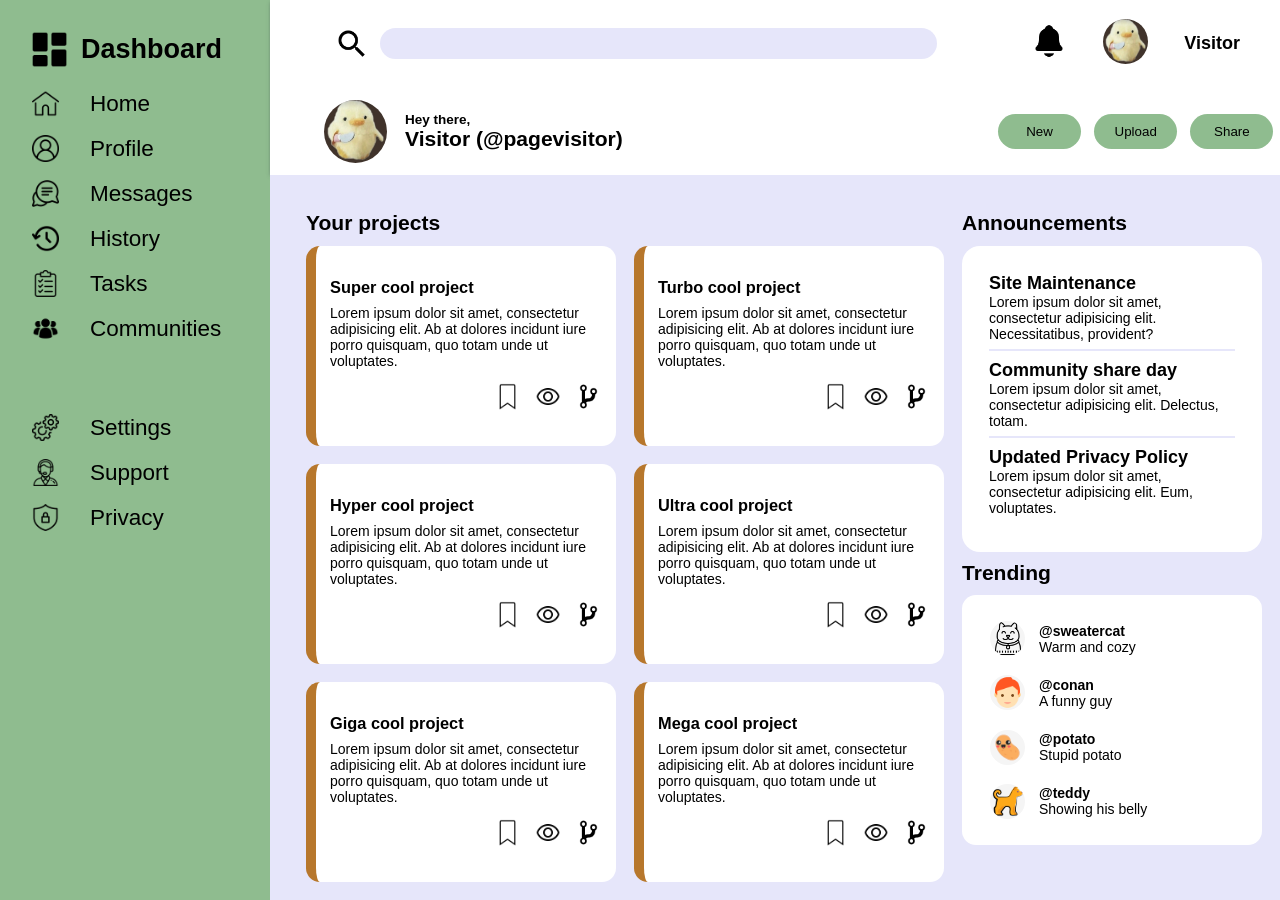
<file: odin-admin-dashboard/index.html>
<!DOCTYPE html>
<html lang="en">
<head>
    <meta charset="UTF-8">
    <title>ADMIN-DASHBOARD</title>
    <link rel="stylesheet" href="assets/css/style.css">
</head>
<body>
<div class="left-panel">
    <div class="logo-container">
        <img src="assets/icons/dashboard.png" alt="logo">
        <h2 class="navigation-header">Dashboard</h2>
    </div>
    <nav id="navigation">
        <ul id="nav-menu">
            <li>
                <a href="">
                    <img class="icon" src="assets/icons/home.png" alt="">
                    Home
                </a>
            </li>
            <li>
                <a href="">
                    <img class="icon" src="assets/icons/user.png" alt="">
                    Profile
                </a>
            </li>
            <li>
                <a href="">
                    <img class="icon" src="assets/icons/conversation.png" alt="">
                    Messages
                </a>
            </li>
            <li>
                <a href="">
                    <img class="icon" src="assets/icons/history.png" alt="">
                    History
                </a>
            </li>
            <li>
                <a href="">
                    <img class="icon" src="assets/icons/clipboard.png" alt="">
                    Tasks
                </a>
            </li>
            <li>
                <a href="">
                    <img class="icon" src="assets/icons/group.png" alt="">
                    Communities
                </a>
            </li>

            <li>
                <a href="">
                    <img class="icon" src="assets/icons/settings.png" alt="">
                    Settings
                </a>
            </li>
            <li>
                <a href="">
                    <img class="icon" src="assets/icons/support.png" alt="">
                    Support
                </a>
            </li>
            <li>
                <a href="">
                    <img class="icon" src="assets/icons/privacy.png" alt="">
                    Privacy
                </a>
            </li>
        </ul>
    </nav>
</div>
<div class="main">
    <div class="top-bar-grid">
        <div class="search-bar-container">
            <img class="icon" src="assets/icons/search.png" alt="search-icon">
            <input type="search" name="search" id="search">
            <label for="search" aria-label="search-field"></label>
        </div>
        <div class="profile-container">
            <a href="">
                <img class="icon" src="assets/icons/notification.png" alt="">
            </a>
            <a href="">
                <img class="profile-picture" src="assets/icons/pfp.jpg" alt="">
            </a>
            <p>Visitor</p>
        </div>
        <div class="handle-container">
            <img class="profile-picture" src="assets/icons/pfp.jpg" alt="bear-icon">
            <div class="handle-text">
                <p>Hey there,</p>
                <h3>Visitor (@pagevisitor)</h3>
            </div>
        </div>
        <div class="profile-button-container">
            <button type="button">New</button>
            <button type="button">Upload</button>
            <button type="button">Share</button>
        </div>
    </div>
    <div class="content">
        <div class="projects-container">
            <h3>Your projects</h3>
            <div class="projects-grid">
                <div class="project-card">
                    <h3>Super cool project</h3>
                    <p>Lorem ipsum dolor sit amet, consectetur adipisicing elit. Ab at dolores incidunt iure porro
                        quisquam, quo totam unde ut voluptates.</p>
                    <div class="project-buttons-container">
                        <button type="button" class="btn">
                            <span><img class="icon" src="assets/icons/bookmark.png"></span>
                        </button>
                        <button type="button" class="btn">
                            <span><img class="icon" src="assets/icons/eye.png"></span>
                        </button>
                        <button type="button" class="btn">
                            <span><img class="icon" src="assets/icons/branch.png"></span>
                        </button>
                    </div>
                </div>
                <div class="project-card">
                    <h3>Turbo cool project</h3>
                    <p>Lorem ipsum dolor sit amet, consectetur adipisicing elit. Ab at dolores incidunt iure porro
                        quisquam, quo totam unde ut voluptates.</p>
                    <div class="project-buttons-container">
                        <button type="button" class="btn">
                            <span><img class="icon" src="assets/icons/bookmark.png"></span>
                        </button>
                        <button type="button" class="btn">
                            <span><img class="icon" src="assets/icons/eye.png"></span>
                        </button>
                        <button type="button" class="btn">
                            <span><img class="icon" src="assets/icons/branch.png"></span>
                        </button>
                    </div>
                </div>
                <div class="project-card">
                    <h3>Hyper cool project</h3>
                    <p>Lorem ipsum dolor sit amet, consectetur adipisicing elit. Ab at dolores incidunt iure porro
                        quisquam, quo totam unde ut voluptates.</p>
                    <div class="project-buttons-container">
                        <button type="button" class="btn">
                            <span><img class="icon" src="assets/icons/bookmark.png"></span>
                        </button>
                        <button type="button" class="btn">
                            <span><img class="icon" src="assets/icons/eye.png"></span>
                        </button>
                        <button type="button" class="btn">
                            <span><img class="icon" src="assets/icons/branch.png"></span>
                        </button>
                    </div>
                </div>
                <div class="project-card">
                    <h3>Ultra cool project</h3>
                    <p>Lorem ipsum dolor sit amet, consectetur adipisicing elit. Ab at dolores incidunt iure porro
                        quisquam, quo totam unde ut voluptates.</p>
                    <div class="project-buttons-container">
                        <button type="button" class="btn">
                            <span><img class="icon" src="assets/icons/bookmark.png"></span>
                        </button>
                        <button type="button" class="btn">
                            <span><img class="icon" src="assets/icons/eye.png"></span>
                        </button>
                        <button type="button" class="btn">
                            <span><img class="icon" src="assets/icons/branch.png"></span>
                        </button>
                    </div>
                </div>
                <div class="project-card">
                    <h3>Giga cool project</h3>
                    <p>Lorem ipsum dolor sit amet, consectetur adipisicing elit. Ab at dolores incidunt iure porro
                        quisquam, quo totam unde ut voluptates.</p>
                    <div class="project-buttons-container">
                        <button type="button" class="btn">
                            <span><img class="icon" src="assets/icons/bookmark.png"></span>
                        </button>
                        <button type="button" class="btn">
                            <span><img class="icon" src="assets/icons/eye.png"></span>
                        </button>
                        <button type="button" class="btn">
                            <span><img class="icon" src="assets/icons/branch.png"></span>
                        </button>
                    </div>
                </div>
                <div class="project-card">
                    <h3>Mega cool project</h3>
                    <p>Lorem ipsum dolor sit amet, consectetur adipisicing elit. Ab at dolores incidunt iure porro
                        quisquam, quo totam unde ut voluptates.</p>
                    <div class="project-buttons-container">
                        <button type="button" class="btn">
                            <span><img class="icon" src="assets/icons/bookmark.png"></span>
                        </button>
                        <button type="button" class="btn">
                            <span><img class="icon" src="assets/icons/eye.png"></span>
                        </button>
                        <button type="button" class="btn">
                            <span><img class="icon" src="assets/icons/branch.png"></span>
                        </button>
                    </div>
                </div>
            </div>
        </div>
        <div class="right-panel-container">
            <div class="announcements-wrapper">
                <h3>Announcements</h3>
                <div class="announcements-container">
                    <div class="announcements-item">
                        <h4>Site Maintenance</h4>
                        <p>Lorem ipsum dolor sit amet, consectetur adipisicing elit. Necessitatibus, provident?</p>

                    </div>
                    <div class="announcements-item">
                        <h4>Community share day</h4>
                        <p>Lorem ipsum dolor sit amet, consectetur adipisicing elit. Delectus, totam.</p>
                    </div>
                    <div class="announcements-item">
                        <h4>Updated Privacy Policy</h4>
                        <p>Lorem ipsum dolor sit amet, consectetur adipisicing elit. Eum, voluptates.</p>
                    </div>
                </div>
            </div>
            <div class="trending-wrapper">
                <h3>Trending</h3>
                <div class="trending-container">
                    <div class="trending-item">
                        <a href="#">
                            <img src="assets/icons/pfp-cat.png" alt="">
                            <div class="trending-item-text-container">
                                <p>@sweatercat</p>
                                <p>Warm and cozy</p>
                            </div>
                        </a>
                    </div>
                    <div class="trending-item">
                        <a href="#">
                            <img src="assets/icons/pfp-ginger.png" alt="">
                            <div class="trending-item-text-container">
                                <p>@conan</p>
                                <p>A funny guy</p>
                            </div>
                        </a>
                    </div>
                    <div class="trending-item">
                        <a href="#">
                            <img src="assets/icons/pfp-potato.png" alt="">
                            <div class="trending-item-text-container">
                                <p>@potato</p>
                                <p>Stupid potato</p>
                            </div>
                        </a>
                    </div>
                    <div class="trending-item">
                        <a href="#">
                            <img src="assets/icons/pfp-dog.png" alt="">
                            <div class="trending-item-text-container">
                                <p>@teddy</p>
                                <p>Showing his belly</p>
                            </div>
                        </a>
                    </div>

                </div>

            </div>
        </div>

    </div>
</div>
</body>
</html>
</file>
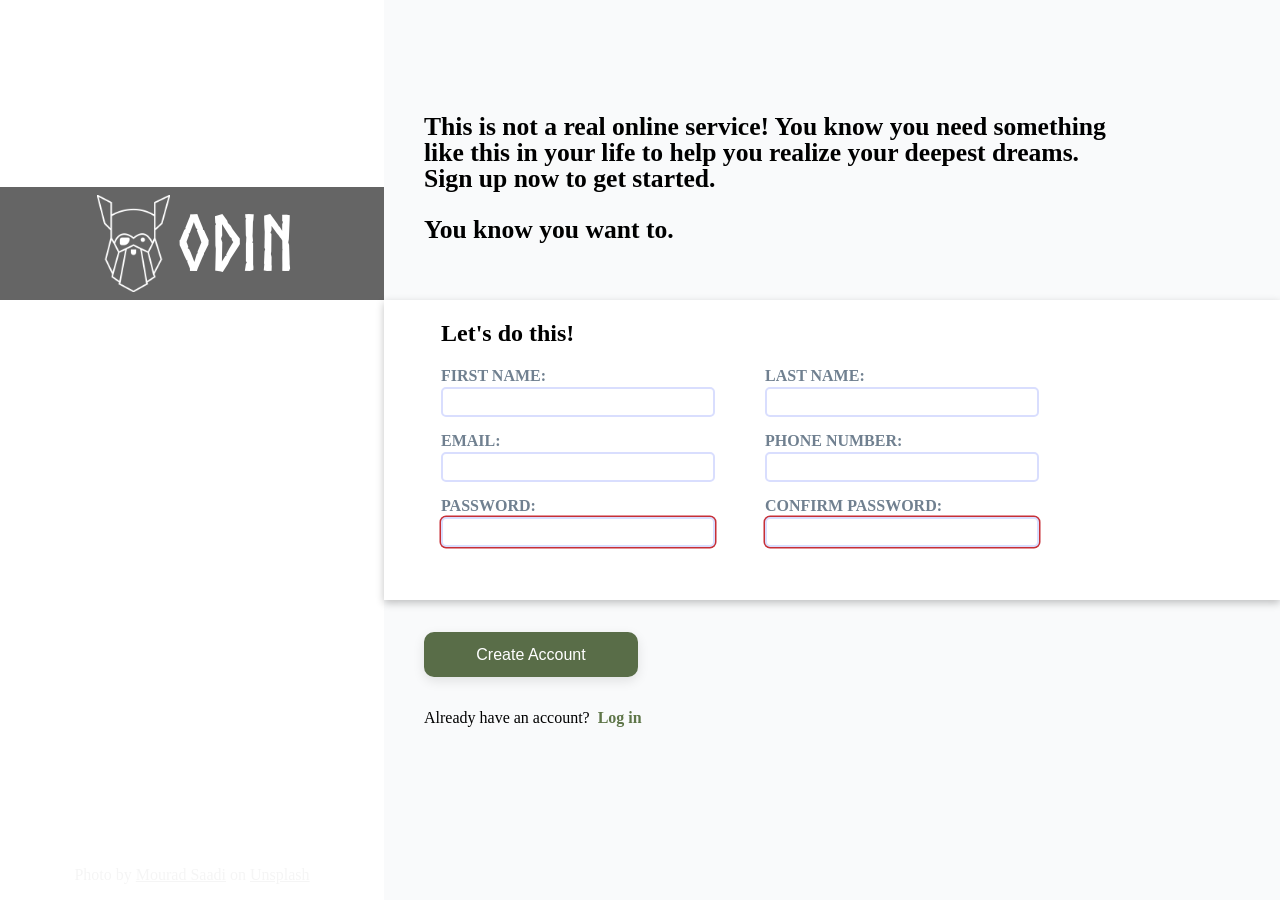
<file: signup-form/index.html>
<!DOCTYPE html>
<html lang="en">
<head>
    <link rel="stylesheet" href="assets/css/style.css">
    <meta charset="UTF-8">
    <meta content="width=device-width, initial-scale=1.0" name="viewport">
    <title>ODIN Sign-up</title>
</head>
<body>
    <div class="main-container">
        <div class="leftPanel">
            <div class="odin-logo-container">
                <img class="odin-logo" src="assets/imgs/odin-lined.png" alt="norse-viking-logo">
                <p>ODIN</p>
            </div>
            <div class="image-credits">
                <p>Photo by <span>Mourad Saadi</span> on <a href="https://unsplash.com/photos/ocean-wave-at-beach-GyDktTa0Nmw">Unsplash</a></p>
            </div>
        </div>
        <div class="rightPanel">
            <div class="top-panel">
                <div class="top-text-wrapper">
                    <p>This is not a real online service! You know you need something<br>
                    like this in your life to help you realize your deepest dreams.<br>
                    Sign up now to get started.<br>
                    <p>You know you want to.</p>
                </div>

            </div>
            <div class="middle-panel">
                <h2>Let's do this!</h2>
                    <form id="form" action="#">
                        <div class="form-left-container">
                            <label>
                                FIRST NAME:
                                <input type="text" id="first-name" name="first-name" required>
                            </label>

                            <label>
                                EMAIL:
                                <input type="email" id="email-input" name="email" required>
                            </label>

                            <label>
                                PASSWORD:
                                <input type="password" id="password" name="password" required>
                            </label>
                        </div>
                        <div class="form-right-container">
                            <label>
                                LAST NAME:
                                <input type="text" id="last-name" name="last-name" required>
                            </label>

                            <label>
                                PHONE NUMBER:
                                <input id="phone" name="phone" required type="number">
                            </label>

                            <label>
                                CONFIRM PASSWORD:
                                <input type="password" id="confirm" name="confirm" required>
                            </label>
                        </div>
                    </form>
            </div>
            <div class="bottom-panel">
                <button class="submit-btn" form="form" type="submit">Create Account</button>
                <div>
                    <p>Already have an account? </p>
                    <a>Log in</a>
                </div>
            </div>
        </div>
    </div>
</body>
</html>
</file>
<file: odin-admin-dashboard/assets/css/style.css>
* {
    box-sizing: border-box;
    margin: 0;
    font-family: "Roboto Mono", Arial;
    padding: 0;
}

:root {
    font-size: 18px;
    --main-green: #8fbc8f;
    --hover-green: #82a482;
}

html, body {
    height: auto;
}

body {
    display: flex;
    margin: 0;
    height: 100vh;
}

.logo-container {
    display: flex;
    align-items: center;
}

.logo-container img {
    width: 3.5em;
    height: 3.5em;
    padding: 0.5em;
}

.left-panel { /* left blue nav panel */
    background-color: var(--main-green);
    display: flex;
    flex-direction: column;
    padding-top: 1em;
    min-width: 270px;
}

.left-panel > div, .left-panel a {
    padding-left: 1em;
}

#nav-menu img {
    padding: 0.5rem;
    margin-right: 1em;
}

#nav-menu li a:hover {
    background-color: var(--hover-green);
    color: white;
}

#navigation ul {
    list-style: none;

}

#navigation a {
    text-decoration: none;
    width: 100%;
    display: flex;
    align-items: center;
    font-size: 1.25em;
    color: black;
}

#navigation ul li:nth-child(6) {
    margin-bottom: 3em;
}

.icon {
    width: 2em;
    height: 2em;
}


.main { /* right, bigger area of the main screen */
    display: flex;
    width: 100%;
    flex-direction: column;
}

.top-bar-grid {
    min-height: 175px;
    background-color: white;
    display: grid;
    width: 100%;
    grid-template: 1fr 1fr / 5fr 2fr;
    grid-template-areas:
        'search profile'
        'handle buttons';
    box-shadow: rgba(50, 50, 93, 0.25) 0px 2px 5px -1px, rgba(0, 0, 0, 0.3) 0px 1px 3px -1px;
}

.top-bar-grid > div {
    display: flex;
    align-items: center;
}

.search-bar-container {
    grid-area: search;
    justify-content: center;
    margin: 0 3em;
}

.search-bar-container img {
    margin: 10px;
}

.search-bar-container input {
    width: 100%;
    height: 35%;
    border-radius: 20px;
    background-color: lavender;
    font-size: 1em;
    padding-left: 0.5em;
    border: none;
    outline: none;
}

.profile-container {
    justify-content: center;
    grid-area: profile;
}

.profile-container > * {
    margin: 0 1em;
    font-weight: bolder;
}

.profile-picture {
    width: 2.5rem;
    height: 2.5rem;
    border-radius: 100%;
}

.profile-button-container button {
    width: 30%;
    height: 40%;
    margin: 0 0.5em;
    border-radius: 2em;
    text-align: center;
    background-color: var(--main-green);
    outline: none;
    border: none;
}

.profile-button-container button:hover {
    background-color: var(--hover-green);
    cursor: pointer;
    color: white;
}


.handle-container {
    grid-area: handle;
    padding: 0 2rem;
}


.handle-container img {
    width: 3.5em;
    height: 3.5em;
    margin: 0 1rem;
}

.handle-container p {
    font-weight: bolder;
    font-size: 0.75em;
}

.handle-container div {
    flex-grow: 2;
}

.content {
    overflow-y: auto;
    flex: 1;
    display: grid;
    grid-template: 1fr / 2.5fr 1fr;
    grid-template-areas:
        'projects right-panel';
    padding: 2em 1em;
    background-color: lavender;
}

.projects-container {
    display: flex;
    flex-direction: column;
    grid-area: projects;
    padding: 0 1em;
}

.projects-grid {
    display: grid;
    grid-template-columns: repeat(auto-fit, minmax(275px, 1fr));
    gap: 1em;
}

.projects-container h3 {
    grid-column: 1/-1;
    margin-bottom: 0.5em;
}

.project-card {
    font-size: 14px;
    display: flex;
    flex-direction: column;
    padding: 1em;
    width: 100%;
    background-color: white;
    border-radius: 1em;
    min-height: 200px;
    border-left: 10px solid #b7772c;
    justify-content: center;
}

.project-buttons-container {
    display: inline-flex;
    justify-content: end;
    gap: 1em;
    margin-top: 1em;
}

.project-buttons-container button {
    outline: none;
    border: none;
    cursor: pointer;
    background-color: transparent;

    &:hover {
        scale: 120%;
    }
}

.right-panel-container {
    grid-area: right-panel;
    display: flex;
    flex-direction: column;
    gap: 0.5em;
    position: sticky;
    top: 0;
    width: 300px;
    max-height: max-content;
    justify-self: center;

}

.right-panel-container div > h3 {
    margin-bottom: 0.5em;
}

.announcements-container {
    border-radius: 1em;
    display: grid;
    grid-template-columns: 1fr;
    grid-template-rows: 1fr 1fr 1fr;
    padding: 1.5em;
    background-color: white;
    row-gap: 0.5em;
}

.announcements-item p {
    font-size: 14px;
    padding-bottom: 0.5em;
}

.announcements-container > :not(:last-child) {
    border-bottom: 2px solid lavender;
}

.trending-container {
    background-color: white;
    border-radius: 1em;
    font-size: 14px;
    display: flex;
    gap: 0.5em;
    flex-direction: column;
    padding: 1em;
    min-height: 250px;
    justify-content: space-evenly;
}

.trending-container > div {
    padding: 0 1em;
}

.trending-item {
}

.trending-item a {
    text-decoration: none;
    color: black;
    display: flex;
    gap: 1em;
    align-items: center;
}

.trending-item a img {
    background-color: whitesmoke;
    border-radius: 100%;
    width: 2.5em;
    height: 2.5em;
}

.trending-item-text-container p:first-child {
    font-weight: bolder;
}
</file>
<file: signup-form/assets/css/style.css>
:root {
    font-family: "Calibri", serif;
    font-size: 16px;
}

@font-face {
    font-family: 'norse-bold';
    src: url("../font/norse-bold.otf");
    font-weight: normal;
}

* {
    box-sizing: border-box;
}


body {
    width: 100%;
    height: 100vh; /* Full viewport height */
}

html, body {
    margin: 0;
    padding: 0;
}
.main-container {
    flex-direction: row;
    align-items: stretch;
    display: flex;
    justify-content: center;
    width: 100%;
    height: 100%;
}

.leftPanel {
    position: relative;
    height: auto;
    width: 30%;
    background-image: url("https://images.unsplash.com/photo-1500375592092-40eb2168fd21?q=80&w=1888&auto=format&fit=crop&ixlib=rb-4.0.3&ixid=M3wxMjA3fDB8MHxwaG90by1wYWdlfHx8fGVufDB8fHx8fA%3D%3D");
    background-repeat: no-repeat;
    background-size: cover;
    background-clip: content-box;

}

.odin-logo-container {
    position: absolute;
    height: 12.5%;
    width: 100%;
    background-color: #000;
    top: 20.8%;
    display: flex;
    opacity: 60%;
    color: #fff;
    justify-content: center;
    text-align: center;
    font-size: 3vw;
}

.odin-logo {
    margin: 0.5rem;

}

.odin-logo-container > p {
    margin: auto 0 auto 0;
    font-family: 'norse-bold', Calibri, serif;
    font-size: 2em;
}

.image-credits {
    position: absolute;
    bottom: 0;
    color: whitesmoke;
    text-align: center;
    width: 100%;
}

.image-credits span {
    text-decoration: underline;
}

.image-credits a{
    cursor: pointer;
    text-decoration: underline;
    color: whitesmoke;
}



.rightPanel {
    background-color: #cba;
    height: auto;
    flex-grow: 1;
    display: flex;
    flex-direction: column;
    align-items: center;
    justify-content: center;
}

.rightPanel > div {
    display: flex;
    width: 100%;
    flex: 1;
    flex-direction: column;

}

.rightPanel > div:nth-child(odd) {
    background-color: #f9fafb;

}

.top-text-wrapper {
    flex-grow: 1;
    align-content: flex-end;
    font-size: 2vw;
    padding: 0 0 2rem 2.5rem;
    font-weight: bold;
    line-height: 1;
}

.middle-panel {
    background-color: white;
    padding-left: 2rem;
    box-shadow: rgba(0, 0, 0, 0.24) 0 3px 8px;
    z-index: 1;
}
.middle-panel h2 {
    padding-left: 25px;
}

 form {
    display: flex;
    flex-direction: row;
    flex-grow: 1;
    width: 100%;
     height: auto;
    padding-right: 25%;
}
form > div {
    flex-grow: 1;
    padding: 0  25px;
    display: flex;
    flex-direction: column;
}

form div label{
    display: flex;
    flex-direction: column;
    margin-bottom: 15px;
    gap: 2px;
    font-weight: bold;
    font-size: 1rem;
    color: slategrey;
}

form input {
    padding: 0.5rem;
    border: 2px solid #d9defe;
    border-radius: 5px;
    height: 30px;
    font-size: 1rem;
}

form input[type="password"]:invalid {
    box-shadow: rgba(195, 32, 39, 0.93) 0 0 0 1.5px;
}

form input[type="number"]::-webkit-inner-spin-button,
form input[type="number"]::-webkit-outer-spin-button
{
    -webkit-appearance: none;
}

form input:focus {
    outline: none;
    box-shadow: rgba(3, 102, 214, 0.3) 0 0 0 1.5px;
}

.submit-btn {
    width: 25%;
    height: 15%;
    background-color: #596d48;
    color: white;
    border-radius: 10px;
    font-size: 16px;
    border: white;
    box-shadow: rgba(0, 0, 0, 0.1) 0 4px 12px;
    margin: 2em 0 1em 0;
}

.submit-btn:hover {
    box-shadow: rgba(50, 50, 93, 0.25) 0 30px 60px -12px inset, rgba(0, 0, 0, 0.3) 0 18px 36px -18px inset;
}

.bottom-panel{
    padding-left: 2.5em;
}

.bottom-panel div {
    display: flex;
    align-items: center;
}

.bottom-panel p {
    margin-right: 0.5em;
}

.bottom-panel a {
    color: #5e7548;
    font-weight: bolder;
    text-decoration: none;
    cursor: pointer;
}
</file>
